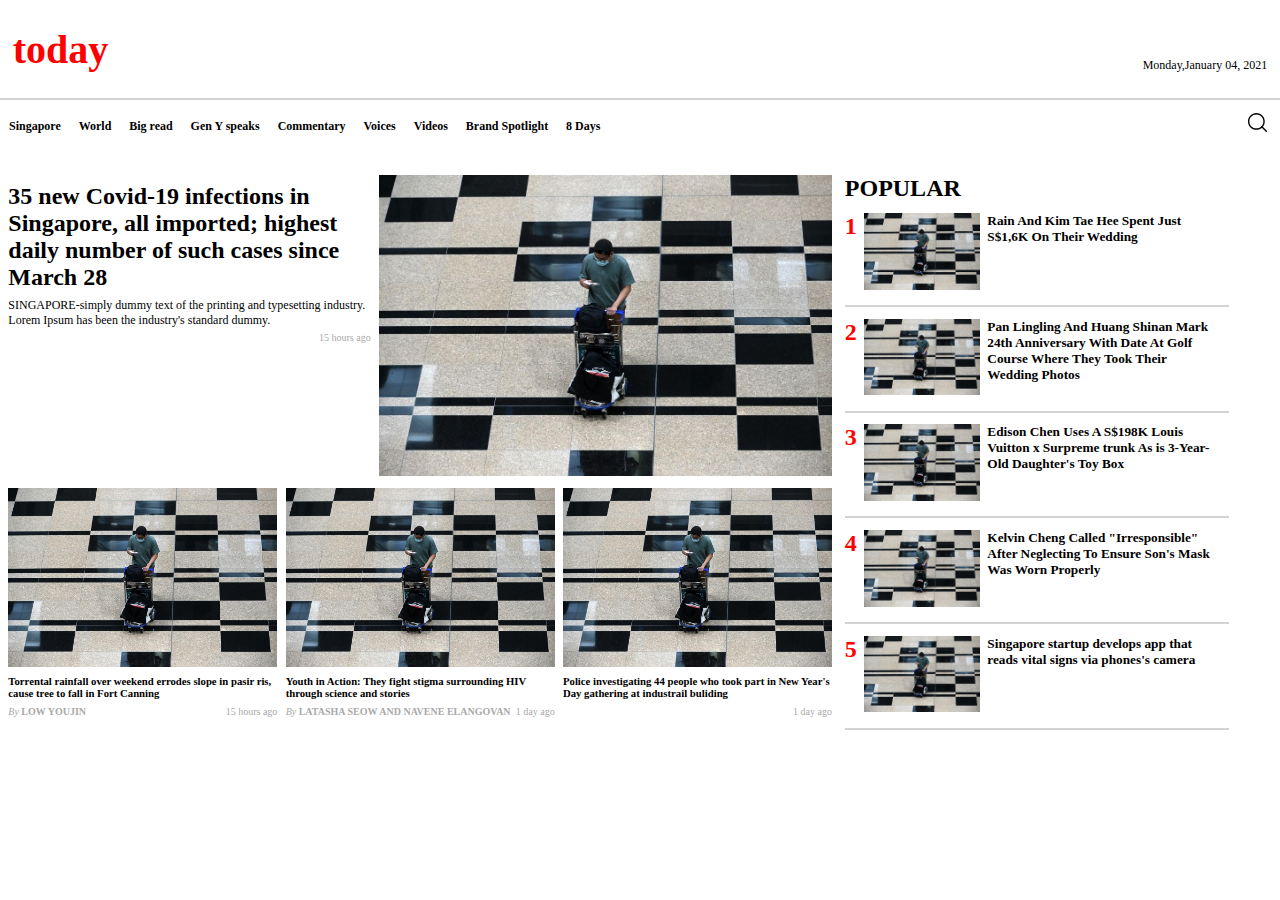
<file: index.html>
<!DOCTYPE html>
<html lang="en">

<head>
    <meta charset="utf-8">
    <meta http-equiv="X-UA-Compatible" content="IE=edge">
    <meta name="viewport" content="width=device-width, initial-scale=1">

    <title>Hello!</title>

    <!-- import the webpage's stylesheet -->
    <link rel="stylesheet" href="style.css">

    <!-- import the webpage's javascript file -->
    <script src="/script.js" defer></script>
</head>

<body>
    <header>
        <p id="he">today</p>
        <p id="date">Monday,January 04, 2021</p>
    </header>
    <nav>
        <ul>
            <li><a href="#"><b>Singapore</b></a></li>
            <li><a href="#"><b>World</b></a></li>
            <li><a href="#"><b>Big read</b></a></li>
            <li><a href="#"><b>Gen Y speaks</b></a></li>
            <li><a href="#"><b>Commentary</b></a></li>
            <li><a href="#"><b>Voices</b></a></li>
            <li><a href="#"><b>Videos</b></a></li>
            <li><a href="#"><b>Brand Spotlight</b></a></li>
            <li><a href="#"><b>8 Days</b></a></li>

        </ul>
        <div class="size"><img src="search.svg"></div>
    </nav>
    <main>
        <section>
            <div class="big">
                <div class="text">
                    <h2>35 new Covid-19 infections in Singapore, all imported; highest daily number of such cases since March 28</h2>
                    <p class="sub">SINGAPORE-simply dummy text of the printing and typesetting industry. Lorem Ipsum has been the industry's standard dummy.</p>
                    <p class="stamp">15 hours ago</p>
                </div>
                <div class="pic">
                    <img src="travel.jpg">
                </div>
            </div>
            <div class="small">
                <div class="s1">
                    <div class="pic2"><img src="travel.jpg"></div>
                    <h6>Torrental rainfall over weekend errodes slope in pasir ris, cause tree to fall in Fort Canning</h6>
                    <div class="cap">
                        <p class="stamp"><em>By</em> <b>LOW YOUJIN</b></p>
                        <p class="stamp">15 hours ago</p>
                    </div>
                </div>
                <div class="s2">
                    <div class="pic2"><img src="travel.jpg"></div>
                    <h6>Youth in Action: They fight stigma surrounding HIV through science and stories</h6>
                    <div class="cap">
                        <p class="stamp2"><em>By</em> <b>LATASHA SEOW AND NAVENE ELANGOVAN</b></p>
                        <p class="stamp">1 day ago</p>
                    </div>
                </div>
                <div class="s3">
                    <div class="pic2"><img src="travel.jpg"></div>
                    <h6>Police investigating 44 people who took part in New Year's Day gathering at industrail buliding</h6>
                    <div class="cap">
                        <p class="stamp"></p>
                        <p class="stamp">1 day ago</p>
                    </div>
                </div>
            </div>
        </section>
        <aside>
            <h2>POPULAR</h2>
            <div class="side1">
                <h2 class="num">1</h2>
                <div class="pic3"><img src="travel.jpg"></div>
                <h5>Rain And Kim Tae Hee Spent Just S$1,6K On Their Wedding</h5>
            </div>
            <div class="side2">
                <h2 class="num">2</h2>
                <div class="pic3"><img src="travel.jpg"></div>
                <h5>Pan Lingling And Huang Shinan Mark 24th Anniversary With Date At Golf Course Where They Took Their Wedding Photos</h5>
            </div>
            <div class="side3">
                <h2 class="num">3</h2>
                <div class="pic3"><img src="travel.jpg"></div>
                <h5>Edison Chen Uses A S$198K Louis Vuitton x Surpreme trunk As is 3-Year-Old Daughter's Toy Box</h5>
            </div>
            <div class="side4">
                <h2 class="num">4</h2>
                <div class="pic3"><img src="travel.jpg"></div>
                <h5>Kelvin Cheng Called "Irresponsible" After Neglecting To Ensure Son's Mask Was Worn Properly</h5>
            </div>
            <div class="side5">
                <h2 class="num">5</h2>
                <div class="pic3"><img src="travel.jpg"></div>
                <h5>Singapore startup develops app that reads vital signs via phones's camera</h5>
            </div>
        </aside>
    </main>
</body>

</html>
</file>
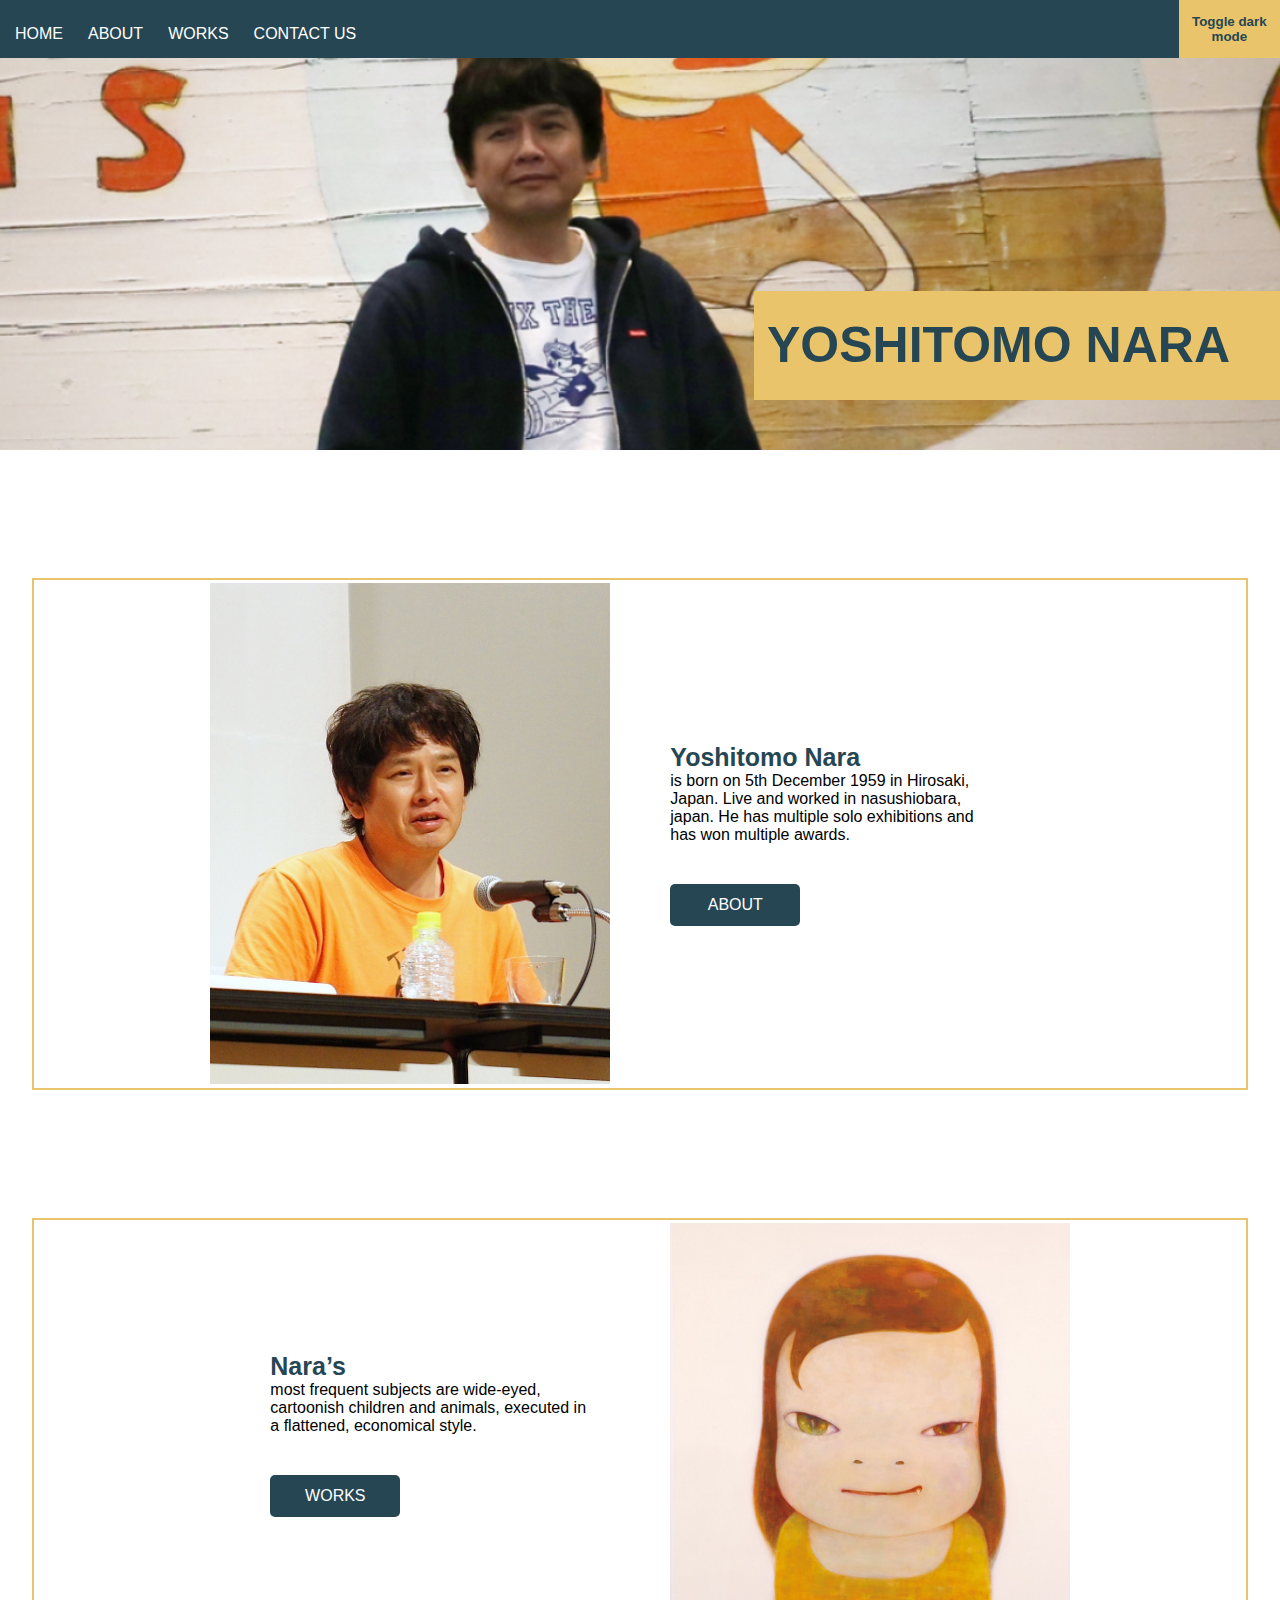
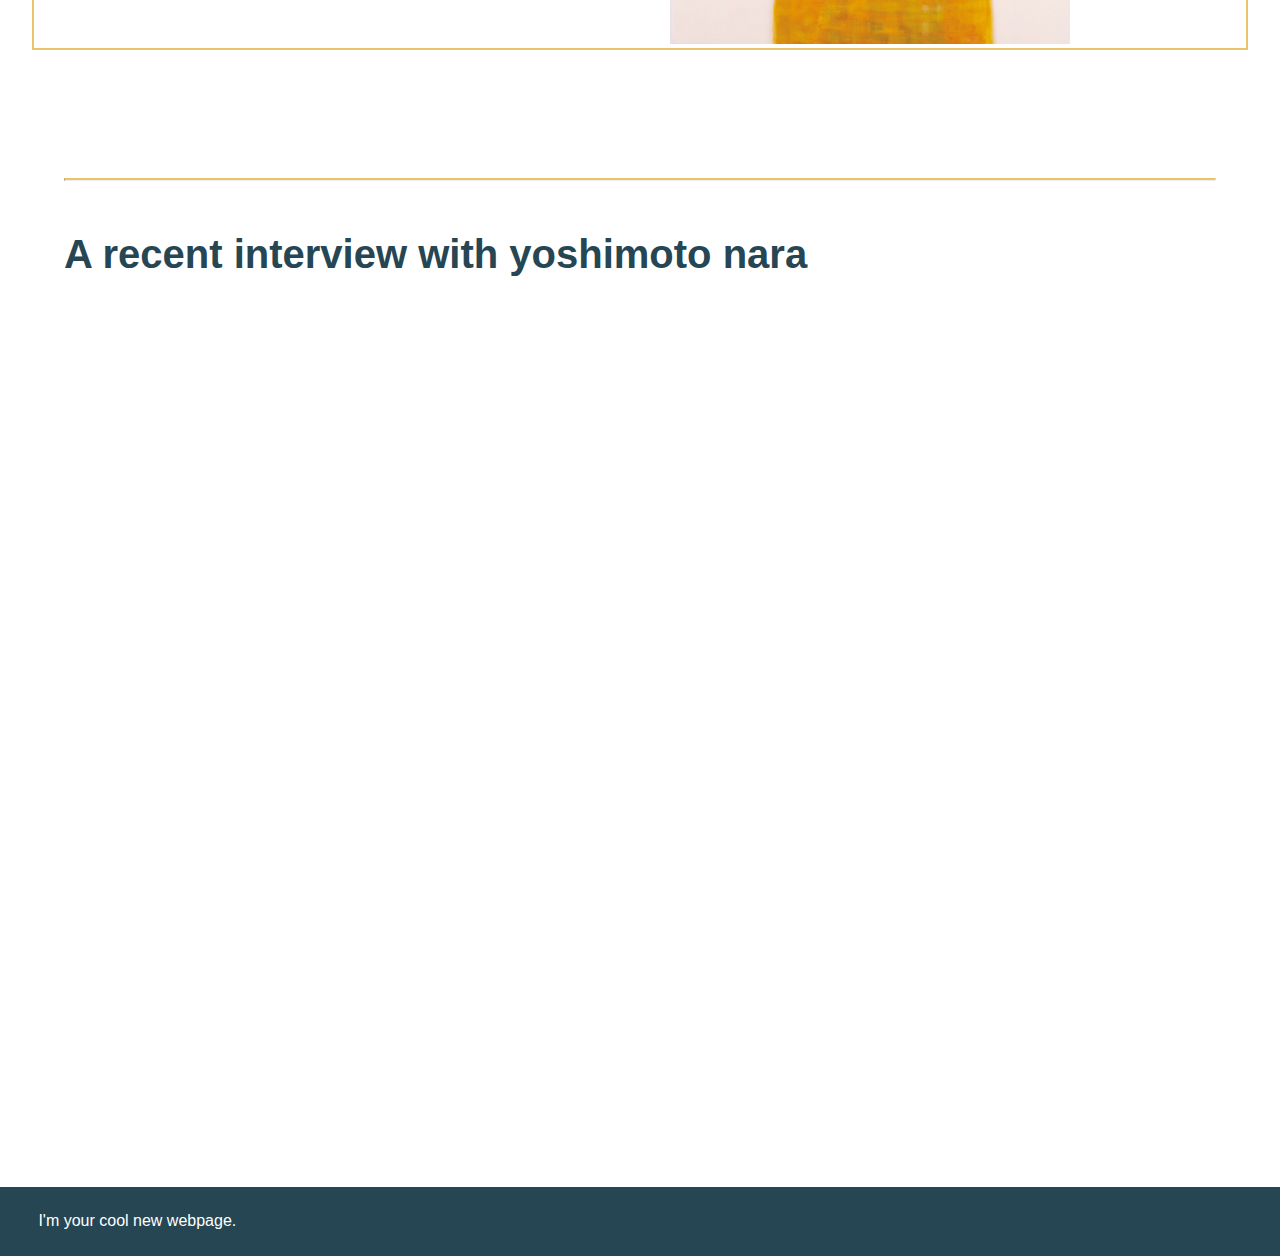
<file: 204235Z_huiling_YOSHIMOTO/index.html>
<!DOCTYPE html>
<html lang="en">

<head>
    <meta charset="utf-8" />
    <meta http-equiv="X-UA-Compatible" content="IE=edge" />
    <meta name="viewport" content="width=device-width, initial-scale=1" />
    <title>Home</title>


    <!-- import the webpage's stylesheet -->
    <link rel="stylesheet" href="style.css">

    <!-- import the webpage's javascript file -->
    <script src="/script.js" defer></script>
</head>

<body>
    <div class="hero">
        <div class="nav">
            <ul>
                <li><a href="index.html">HOME</a></li>
                <li><a href="about.html">ABOUT</a></li>
                <li><a href="works.html">WORKS</a></li>
                <li><a href="contact.html">CONTACT US</a></li>
            </ul>
            <button id="dark" onclick="myFunction()">
                Toggle dark mode
            </button>
        </div>
        <p id="noname">YOSHITOMO NARA</p>
    </div>
    <div class="window">
        <div class="sizing">
            <img src="A1/Yoshitomo_Nara_Yokohama_2012.jpg">
        </div>
        <div class="text">

            <span>Yoshitomo Nara</span>
            <p>is born on 5th December 1959 in Hirosaki, Japan. Live and worked in nasushiobara, japan. He has multiple solo exhibitions and has won multiple awards.
            </p>
            <a href="about.html">ABOUT</a>
        </div>
    </div>
    <!----------------------------------------------------------------->
    <div class="window win2">
        <div class="text">

            <span>Nara’s</span>
            <p> most frequent subjects are wide-eyed, cartoonish children and animals, executed in a flattened, economical style.
            </p>
            <a href="about.html">WORKS</a>
        </div>
        <div class="sizing">
            <img src="A1/cantwait.jpg">
        </div>
    </div>
    <hr>
    <div class="video">
        <div id="vidbox">
            <h2>A recent interview with yoshimoto nara</h2>
        </div>
        <iframe width="960" height="715" src="https://www.youtube.com/embed/2lJQx_Vr_8Y" frameborder="0" allow="accelerometer; autoplay; clipboard-write; encrypted-media; gyroscope; picture-in-picture" allowfullscreen></iframe>
    </div>
    <footer>
        <div class="box2">
            <p id="glitch">
                I'm your cool new webpage.
            </p>
        </div>
    </footer>
    <!----------------------------TEST----------------------------->
    <script>
        function myFunction() {
            var element = document.body;
            element.classList.toggle("dark-mode");
        }

    </script>
</body>

</html>
</file>
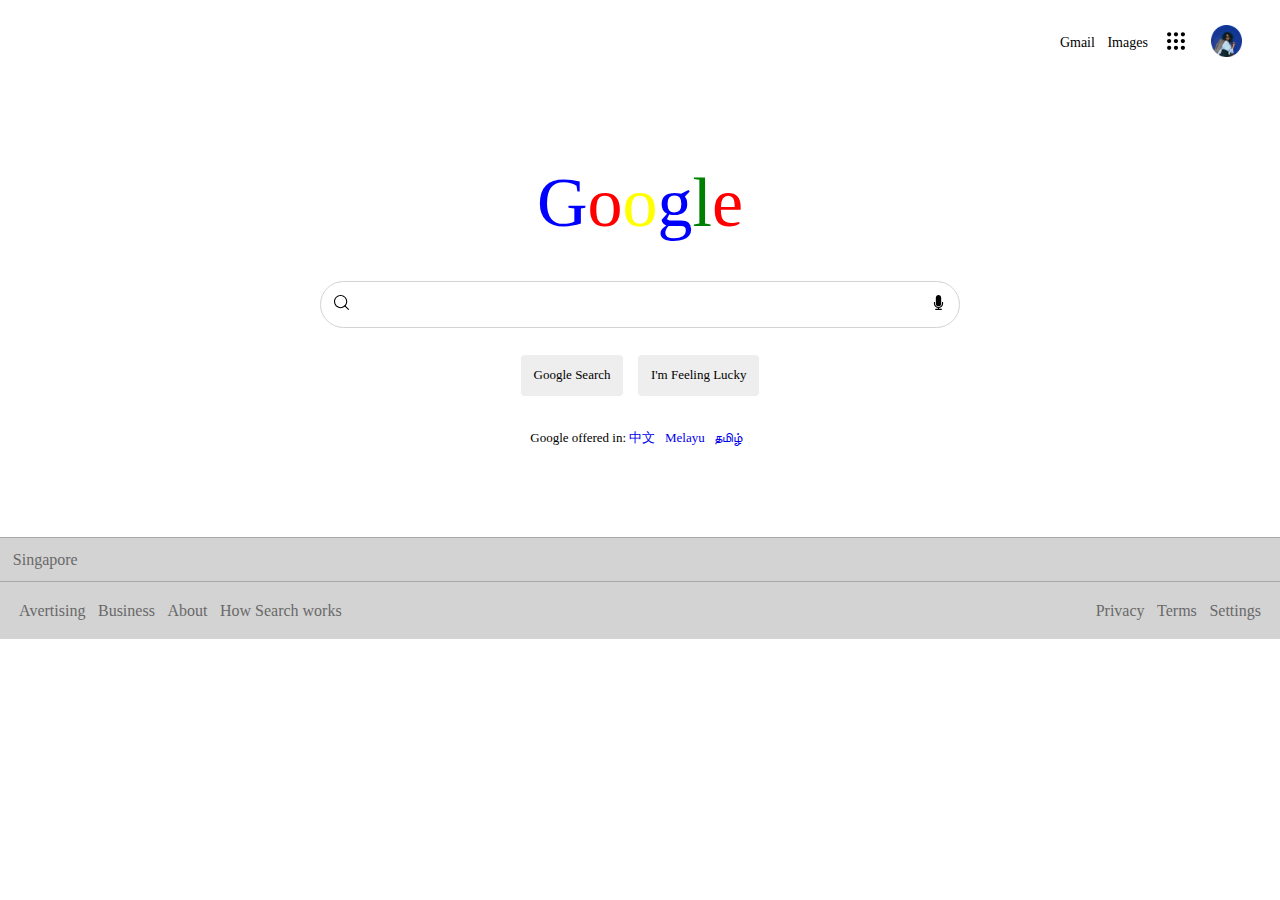
<file: Googlecopy/index.html>
<!DOCTYPE html>
<html lang="en">

<head>
    <meta charset="utf-8">
    <meta http-equiv="X-UA-Compatible" content="IE=edge">
    <meta name="viewport" content="width=device-width, initial-scale=1">

    <title>Hello!</title>

    <!-- import the webpage's stylesheet -->
    <link rel="stylesheet" href="style.css">

    <!-- import the webpage's javascript file -->
    <script src="/script.js" defer></script>
</head>

<body>
    <header>
        <p>Gmail</p>
        <p>Images</p>
        <div class="size"><img src="dots-menu.svg"></div>
        <div class="size2"><img src="profle.png"></div>
    </header>
    <div class="main">
        <p class="blue">G</p>
        <p class="red">o</p>
        <p class="yellow">o</p>
        <p class="blue">g</p>
        <p class="green">l</p>
        <p class="red">e</p>
    </div>

    <div class="search">
        <div class="size3"><img src="search.svg"></div>
        <div class="size3"><img src="voice.svg"></div>
    </div>

    <div class="buttons">
        <div class="Gsearch">Google Search</div>
        <div class="lucky">I'm Feeling Lucky</div>
    </div>
    <div class="Glang">
        <div class="parent">
            <p class="lang">Google offered in:
                <a href="#">中文</a>
                <a href="#">Melayu</a>
                <a href="#">
                    தமிழ்</a>
            </p>
        </div>
    </div>
    <div class="country">Singapore</div>
    <footer>
        <ul class="gp1">
            <li>Avertising</li>
            <li>Business</li>
            <li>About</li>
            <li>How Search works</li>
        </ul>

        <ul class="gp2">
            <li>Privacy</li>
            <li>Terms</li>
            <li>Settings</li>
        </ul>
    </footer>
</body>

</html>
</file>
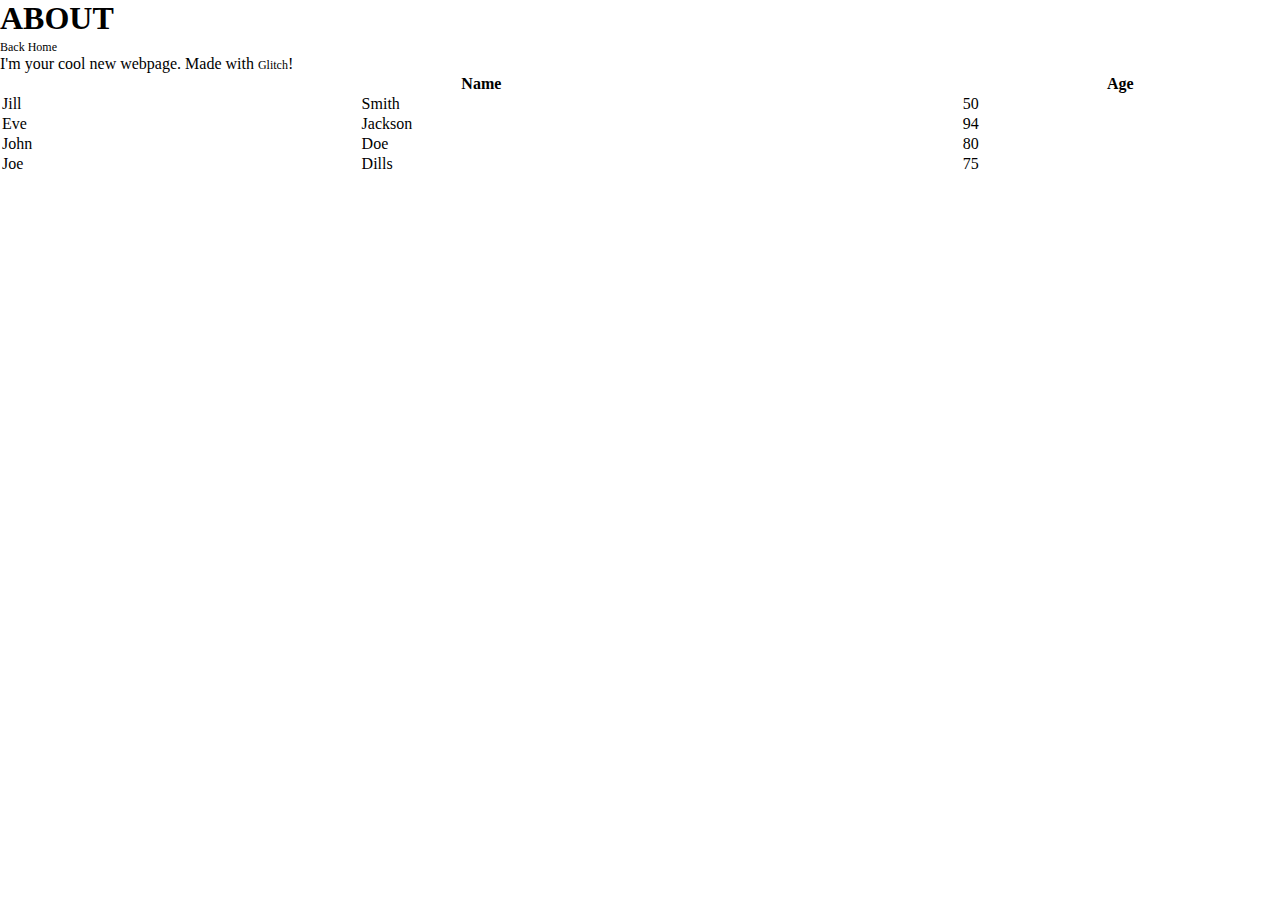
<file: about.html>
<!DOCTYPE html>
<html lang="en">
  <head>
    <meta charset="utf-8" />
    <meta http-equiv="X-UA-Compatible" content="IE=edge" />
    <meta name="viewport" content="width=device-width, initial-scale=1" />

    <title>Hello!</title>

    <!-- import the webpage's stylesheet -->
    <link rel="stylesheet" href="/style.css" />

    <!-- import the webpage's javascript file -->
    <script src="/script.js" defer></script>
  </head>
  <body>
    <h1>ABOUT</h1>
    <p><a href="/index.html">Back Home</a></p>
    <p>
      I'm your cool new webpage. Made with
      <a href="https://google.com" target="_blank">Glitch</a>!
    </p>
<table style="width:100%">
  <tr>
    <th colspan="2">Name</th>
    <th>Age</th>
  </tr>
  <tr>
    <td>Jill</td>
    <td>Smith</td>
    <td>50</td>
  </tr>
  <tr>
    <td>Eve</td>
    <td>Jackson</td>
    <td>94</td>
  </tr>
  <tr>
    <td>John</td>
    <td>Doe</td>
    <td>80</td>
  </tr>
  <tr>
    <td>Joe</td>
    <td>Dills</td>
    <td>75</td>
  </tr>
</table>
    <!-- include the Glitch button to show what the webpage is about and
          to make it easier for folks to view source and remix -->
    <div class="glitchButton" style="position:fixed;top:20px;right:20px;"></div>
    <script src="https://button.glitch.me/button.js" defer></script>
  </body>
</html>
</file>
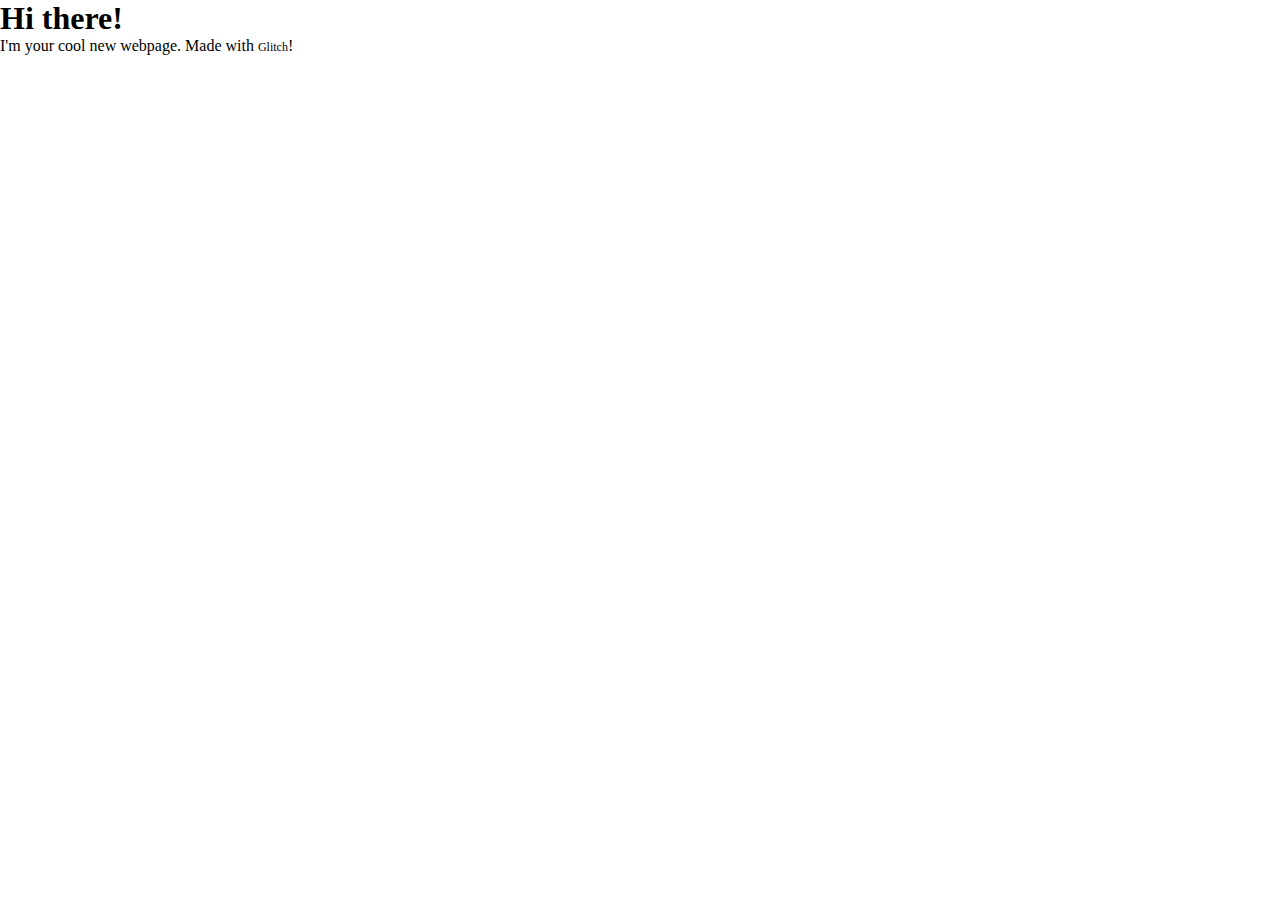
<file: contact.html>
<!DOCTYPE html>
<html lang="en">
  <head>
    <meta charset="utf-8">
    <meta http-equiv="X-UA-Compatible" content="IE=edge">
    <meta name="viewport" content="width=device-width, initial-scale=1">

    <title>Hello!</title>
    
    <!-- import the webpage's stylesheet -->
    <link rel="stylesheet" href="/style.css">
    
    <!-- import the webpage's javascript file -->
    <script src="/script.js" defer></script>
  </head>  
  <body>
    <h1>Hi there!</h1>
    
    <p>
      I'm your cool new webpage. Made with <a href="https://glitch.com">Glitch</a>!
    </p>

    <!-- include the Glitch button to show what the webpage is about and
          to make it easier for folks to view source and remix -->
    <div class="glitchButton" style="position:fixed;top:20px;right:20px;"></div>
    <script src="https://button.glitch.me/button.js" defer></script>
  </body>
</html>
</file>
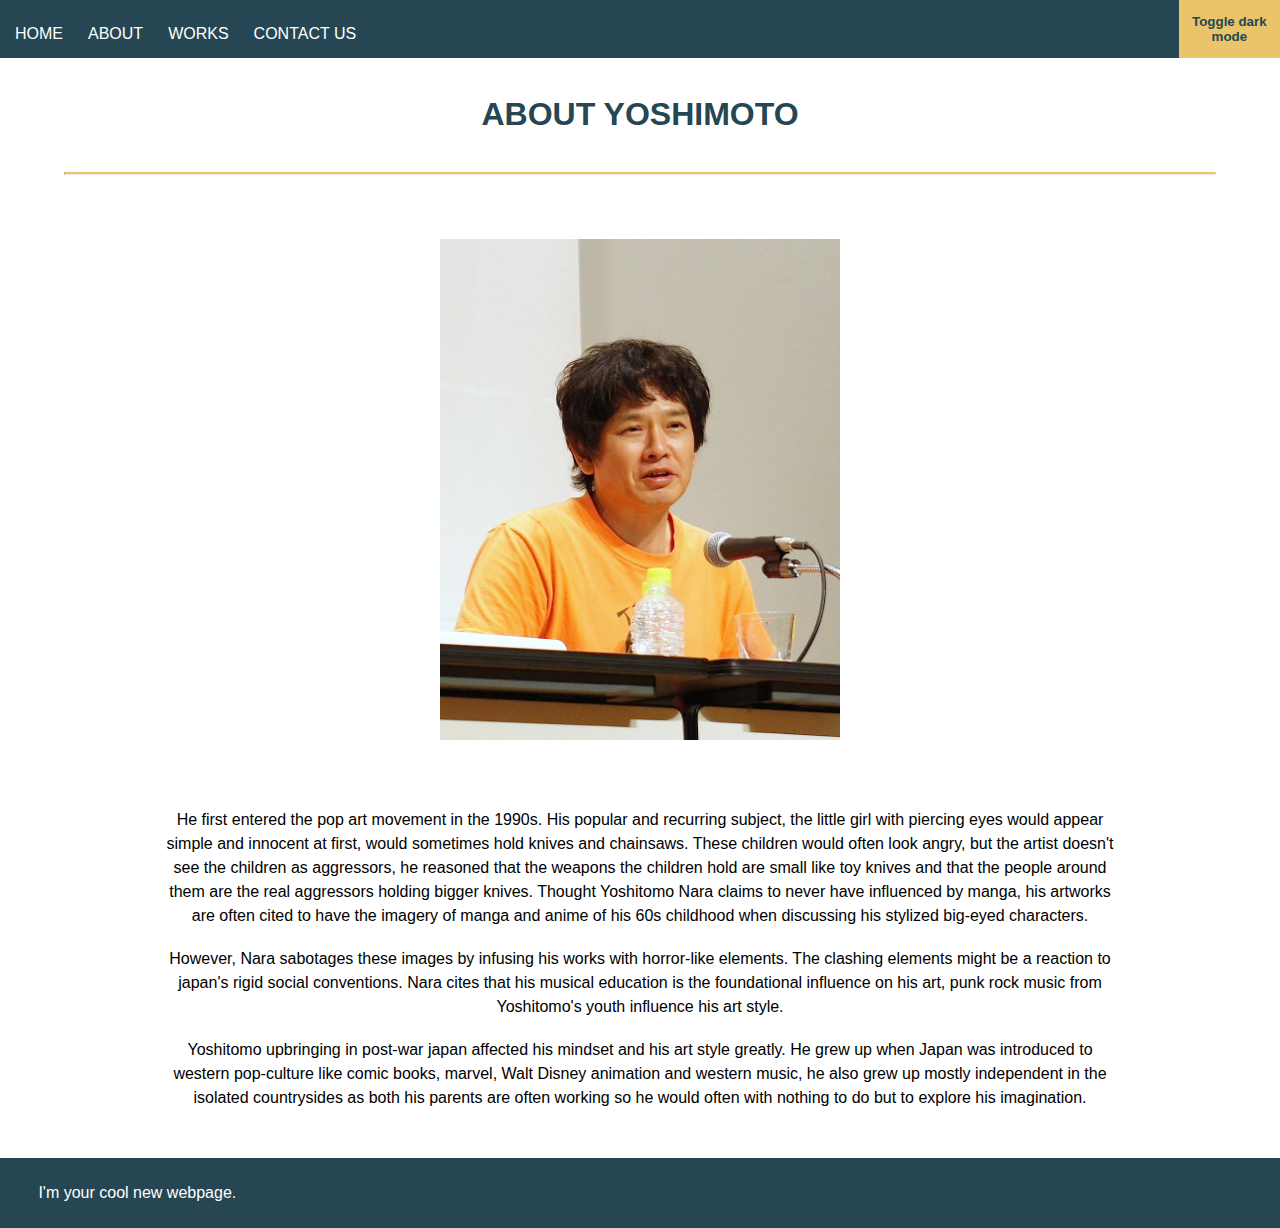
<file: 204235Z_huiling_YOSHIMOTO/about.html>
<!DOCTYPE html>
<html lang="en">

<head>
    <meta charset="utf-8" />
    <meta http-equiv="X-UA-Compatible" content="IE=edge" />
    <meta name="viewport" content="width=device-width, initial-scale=1" />

    <title>About</title>

    <!-- import the webpage's stylesheet -->
    <link rel="stylesheet" href="style.css">

    <!-- import the webpage's javascript file -->
    <script src="/script.js" defer></script>
</head>

<body>
    <div class="nav">
        <ul>
            <li><a href="index.html">HOME</a></li>
            <li><a href="about.html">ABOUT</a></li>
            <li><a href="works.html">WORKS</a></li>
            <li><a href="contact.html">CONTACT US</a></li>
        </ul>
        <button id="dark" onclick="myFunction()">Toggle dark mode</button>
    </div>

    <h1>
        ABOUT YOSHIMOTO
    </h1>
    <hr>
    <div class="profile">
        <div class="sizing2">
            <img src="A1/Yoshitomo_Nara_Yokohama_2012.jpg">
        </div>
    </div>
    <div class="text2">
        <p>
            He first entered the pop art movement in the 1990s. His popular and recurring subject, the little girl with piercing eyes would appear simple and innocent at first, would sometimes hold knives and chainsaws. These children would often look angry, but the artist doesn't see the children as aggressors, he reasoned that the weapons the children hold are small like toy knives and that the people around them are the real aggressors holding bigger knives. Thought Yoshitomo Nara claims to never have influenced by manga, his artworks are often cited to have the imagery of manga and anime of his 60s childhood when discussing his stylized big-eyed characters.
        </p>
        <p>
            However, Nara sabotages these images by infusing his works with horror-like elements. The clashing elements might be a reaction to japan's rigid social conventions. Nara cites that his musical education is the foundational influence on his art, punk rock music from Yoshitomo's youth influence his art style.
        </p>
        <p id="last">
            Yoshitomo upbringing in post-war japan affected his mindset and his art style greatly. He grew up when Japan was introduced to western pop-culture like comic books, marvel, Walt Disney animation and western music, he also grew up mostly independent in the isolated countrysides as both his parents are often working so he would often with nothing to do but to explore his imagination.
        </p>
    </div>

    <footer>
        <div class="box2">
            <p id="glitch">
                I'm your cool new webpage.
            </p>
        </div>
    </footer>


    <script>
        function myFunction() {
            var element = document.body;
            element.classList.toggle("dark-mode");
        }

    </script>
</body>

</html>
</file>
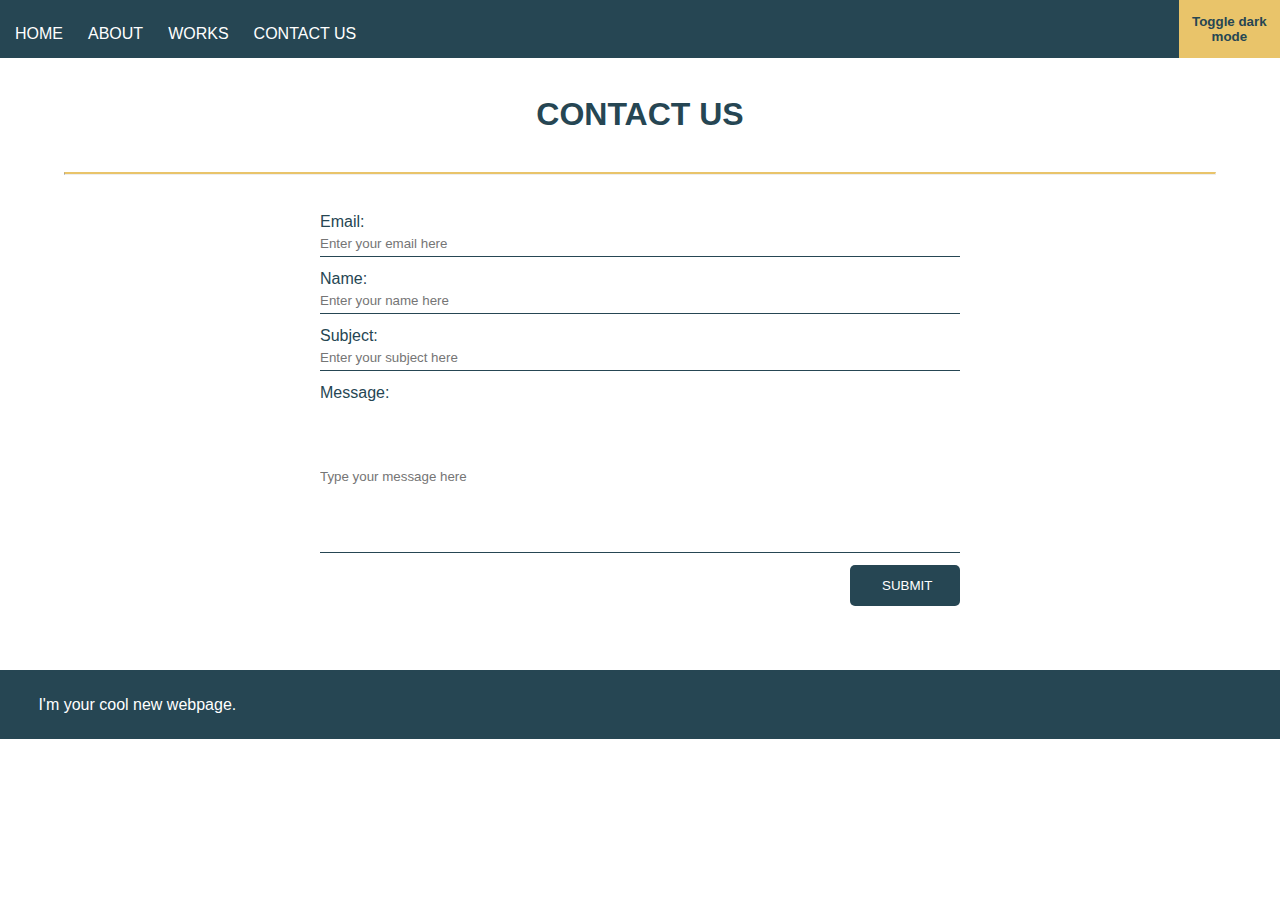
<file: 204235Z_huiling_YOSHIMOTO/contact.html>
<!DOCTYPE html>
<html lang="en">

<head>
    <meta charset="utf-8">
    <meta http-equiv="X-UA-Compatible" content="IE=edge">
    <meta name="viewport" content="width=device-width, initial-scale=1">

    <title>CONTACT US</title>

    <!-- import the webpage's stylesheet -->
    <link rel="stylesheet" href="style.css">

    <!-- import the webpage's javascript file -->
    <script src="/script.js" defer></script>
</head>

<body>
    <div class="nav">
        <ul>
            <li><a href="index.html">HOME</a></li>
            <li><a href="about.html">ABOUT</a></li>
            <li><a href="works.html">WORKS</a></li>
            <li><a href="contact.html">CONTACT US</a></li>
        </ul>
        <button id="dark" onclick="myFunction()">Toggle dark mode</button>
    </div>
    <h1>CONTACT US</h1>
    <hr>
    <form>
        <div class="mail">
            <label for="email">Email:</label>
            <input type="email" name="email" id="mail" placeholder="Enter your email here">
        </div>
        <div class="name">
            <label for="name">Name:</label>
            <input type="text" name="name" id="name" placeholder="Enter your name here">
        </div>
        <div class="subject">
            <label for="subject">Subject:</label>
            <input type="text" name="subject" id="subject" placeholder="Enter your subject here">
        </div>
        <div class="mess">
            <label for="message">Message:</label>
            <input type="text" name="message" id="message" placeholder="Type your message here">
        </div>
        <div class="button">
            <button>SUBMIT</button>
        </div>
    </form>


    <script>
        function myFunction() {
            var element = document.body;
            element.classList.toggle("dark-mode");
        }

    </script>

    <footer>
        <div class="box2">
            <p id="glitch">
                I'm your cool new webpage.
            </p>
        </div>
    </footer>
</body>

</html>
</file>
<file: style.css>
* {
    margin: 0;
    padding: 0;
    box-sizing: border-box;
}

header {
    display: flex;
    justify-content: space-between;
    align-items: flex-end;
    border-bottom: 2px solid lightgrey;
    padding: 2%;
    padding-right: 1%;
    padding-left: 1%;
}

header #he {
    color: red;
    font-weight: 900;
    font-size: 40px;
}

header #date {
    font-size: 12px;
}

nav {
    display: flex;
    justify-content: space-between;
    align-items: center;
}

ul {
    display: flex;
    list-style-type: none;
    width: 70%;
}

li {
    margin: 1%;
}

a {
    text-decoration: none;
    font-size: 12px;
    color: black;
}

.size {
    width: 1.5%;
    margin: 1%;
}

img {
    width: 100%;
}

main {
    margin-top: 2%;
    display: flex;

}

section {
    width: 65%;
}

.big {
    display: flex;
    width: 100%;
}

.text {
    width: 60%;
    margin: 1%;
}

.text .sub {
    font-size: 12px;
    margin-top: 2%;
}

.pic {
    width: 75%;
}

.stamp {
    color: darkgrey;
    font-size: 10px;
    text-align: right;
    margin-top: 1%;
}

.stamp2 {
    color: darkgrey;
    font-size: 10px;
    margin-top: 1%;
    text-align: left;
}

.small {
    margin: 1%;
    display: flex;
    width: 100%;
}

.s1,
.s2,
.s3 {
    width: 33%;
    margin-right: 1%;
}

.pic2 {
    width: 100%;
}

h6 {
    width: 100%;
    margin-top: 1.5%;
    margin-bottom: 1.5%;
}

.cap {
    display: flex;
    justify-content: space-between;
}

aside {
    width: 30%;
    margin-left: 1%;
}

.side1,
.side2,
.side3,
.side4,
.side5 {
    display: flex;
    margin-top: 3%;
    padding-bottom: 3%;
    border-bottom: 2px solid lightgrey;
}

.num {
    color: red;
}

.pic3 {
    width: 30%;
    margin-left: 2%;
    margin-right: 2%;
}

h5 {
    width: 60%;
}
</file>
<file: 204235Z_huiling_YOSHIMOTO/style.css>
.dark-mode {
    background-color: black;
    color: white;
}



/************TEST*************/

* {
    margin: 0;
    padding: 0;
    box-sizing: border-box;
}

body {
    font-family: helvetica, arial, sans-serif;
    margin: 0;
}

.nav {
    display: flex;
    justify-content: space-between;
    background-color: #264653;
}

#dark {
    margin: 0;
    padding: 0;
    border: none;
    border-radius: 0;
    background-color: #E9C46A;
    color: #264653;
    font-weight: bold;
}

#dark:hover {
    color: #E9C46A;
    background-color: #264653;
}


.nav ul {
    display: flex;
    justify-content: flex-start;
    background-color: #264653;
    width: 100%;
    padding-top: 25px;
    padding-bottom: 15px;


}

.nav ul li {
    list-style-type: none;
}

.nav li a {
    text-decoration: none;
    padding: 10px;
    padding-left: 15px;
    color: white;
}

.nav ul li a:hover {
    color: #E9C46A;
}

hr {
    border-top: 2px solid #E9C46A;
    width: 90%;
    margin: 0 auto;
}

/********** homepage ****************/

.hero {
    width: 100%;
    height: 450px;
    margin: 0 auto;
    Background-image:
        url(A1/20150315_pm_nara.jpg);
    background-repeat: no-repeat;
    background-position: 50% 30%;
    background-size: 100%;
    position: relative;
}

#noname {
    position: absolute;
    right: 0;
    bottom: 50px;
    font-size: 50px;
    font-weight: bolder;
    color: #264653;
    background-color: #E9C46A;
    padding-top: 2%;
    padding-bottom: 2%;
    padding-right: 50px;
    padding-left: 1%;

}

.window {
    width: 95%;
    margin: 0 auto;
    margin-top: 10%;
    display: flex;
    justify-content: center;
    margin-bottom: 10%;
    border: 2px double #E9C46A;
    padding: 0;
}

.sizing {
    width: 400px;
    margin-top: 3px;
}

img {
    width: 100%;
}

.text {
    width: 38%;
    display: flex;
    flex-direction: column;
    align-content: center;
    justify-content: center;
    padding-left: 5%;


}

.text p {
    width: 80%;
    margin-bottom: 10%;
}

span {
    font-size: 25px;
    font-weight: 900;
    color: #264653;
}

.text a {
    text-decoration: none;
    background-color: #264653;
    color: white;
    padding: 3%;
    width: 130px;
    text-align: center;
    border-radius: 5px;
    font-weight: 500;
}

.text a:hover {
    background-color: #E9C46A;
    color: #264653;
}




/************ about page ****************/
h1 {
    font-style: bold;
    color: #264653;
    text-align: center;
    margin-top: 3%;
    margin-bottom: 3%;
}

#vidbox {
    width: 100%;
    height: 150px;
}

h2 {
    font-style: bold;
    color: #264653;
    margin-top: 3%;
    margin-bottom: 3%;
    margin-left: 5%;
    font-size: 40px;
}

.video {
    display: flex;
    justify-content: center;
    align-items: center;
    flex-direction: column;
    margin-top: 1%;
    margin-bottom: 10%;
    text-align: left;
}


footer {
    background-color: #264653;
    padding-top: 2%;
    padding-bottom: 2%;
    padding-left: 3%;
}

.box2 {
    color: white;
}


/********** about ****************/

.profile {
    display: flex;
    justify-content: center;
    margin-top: 5%;
    margin-bottom: 5%;
}

.sizing2 {
    width: 400px;
}

img {
    width: 100%;
}

.text2 {
    width: 75%;
    margin: 0 auto;

}

.text2 p {
    margin-bottom: 2%;
    text-align: center;
    line-height: 1.5;
}

#last {
    margin-bottom: 5%;
}

/********** works ****************/

.p2 {
    display: grid;
    grid-template-columns: 1fr 1fr 1fr;
    grid-column-gap: 1%;
    grid-row-gap: 1%;
    margin-bottom: 3%;
}

.small {
    width: 100%;
}

.gp {}

.p1 {
    display: flex;
    justify-content: space-between;
    align-items: center;
    width: 80%;
    margin: 0 auto;
    margin-bottom: 10%;
}


.size {
    width: 250px;
    position: relative;

}

.size img {
    width: 100%;
}

.screen {
    position: absolute;
    width: 100%;
    height: 99%;
    padding-top: 5%;
    padding-left: 3%;
    opacity: 0%;
    background-color: #E9C46A;
}

.screen:hover {
    opacity: 85%;
}

.screen hr {
    border: 1px solid #264653;
    background-color: #264653;
    width: 80%;
    margin-top: 2%;
    margin-bottom: 2%;
}

.screen p,
.screen h4 {
    color: #264653;
    text-align: center;
}

/********** contacts ****************/

form {
    width: 50%;
    margin-left: 25%;
    margin-right: 25%;
    margin-top: 3%;
    margin-bottom: 5%;
}

.mail,
.name,
.subject,
.mess {
    margin-bottom: 2%;
    border-bottom: 1px solid #264653;
}

.mess input {
    width: 100%;
    height: 150px;
}

.mail input,
.name input,
.subject input {
    width: 100%;
    height: 25px;
}

label {
    color: #264653;
    font-weight: 200;
}

#message,
#subject,
#name,
#mail,
button {
    border: 0;
}

button {
    padding: 5%;
    padding-top: 2%;
    padding-bottom: 2%;
    background-color: #264653;
    color: white;
    border-radius: 5px;
    width: 110px;
}

button:hover {
    background-color: #E9C46A;
    color: #264653;
}

.button {
    display: flex;
    justify-content: flex-end;
}

/********** media query ****************/

@media only screen and (max-width:600px) {

    .nav ul {
        justify-content: center;
    }

    .hero {
        height: 350px;
    }

    .window {
        flex-direction: column;
        align-items: center;
        margin-top: 2%;
        padding-top: 5%;
        margin-bottom: 5%;
    }

    .win2 {
        flex-direction: column-reverse;
    }

    .text {
        width: 100%;
        align-items: center;
        text-align: center;
        margin-top: 3%;
        margin-left: 0;
    }

    .text a {
        margin: 0;
        margin-bottom: 5%;
    }

    iframe {
        width: 450px;
        height: 300px;
    }

    footer {
        flex-direction: column;
    }

    .box1 ul {
        display: flex;
        flex-direction: row;
        justify-content: center;
        width: 100%;
        margin-bottom: 4%;
    }

    .box1 ul li {
        margin: 0;
        width: 100%;

    }

    .box1 ul li a {

        margin: 2%;
    }


    #noname {
        font-size: 30px;
    }

    #vidbox h2 {
        font-size: 30px;
    }

    #vidbox {
        width: 100%;
        height: 100px;
    }


    /**WORKS**/

    .p1 {
        flex-direction: column;
        width: 100%;
    }

    .size {
        width: 60%;
        margin: 3%;
    }

    /**CONTACT**/

    form {
        width: 90%;
        margin-left: 5%;
        margin-right: 5%;
    }
}
</file>
<file: Googlecopy/style.css>
* {
    margin: 0;
    padding: 0;
    box-sizing: border-box;
}


header {
    display: flex;
    justify-content: flex-end;
    align-items: center;
    margin-right: 2%;
    margin-top: 1%;
}

header p {
    margin: 0.5%;
    font-size: 14px;
    letter-spacing: 0;
}

header p:hover {
    text-decoration: underline;
    color: darkgrey;
}

header div {
    margin: 1%;
}

img {
    width: 100%;
}

.size {
    width: 1.5%;
}

.size2 {
    width: 2.5%;
}

.main {
    display: flex;
    justify-content: center;
    margin-top: 7%;
    margin-bottom: 3%;
}

.main p {
    font-size: 70px;
    font-weight: 500;
}

.blue {
    color: blue;
}

.red {
    color: red;
}

.green {
    color: green;
}

.yellow {
    color: yellow;
}

.search {
    border: 1px solid lightgrey;
    border-radius: 40px;
    width: 50%;
    margin: 0 auto;
    padding: 1%;
    display: flex;
    justify-content: space-between;
}

.search:hover {
    box-shadow: 0 4px 8px 0 rgba(0, 0, 0, 0.2), 0 6px 20px 0 rgba(0, 0, 0, 0.19);
}

.size3 {
    width: 2.5%;
}

.size3 img {
    width: 100%;
}

.buttons {
    display: flex;
    justify-content: center;
    margin-top: 2%;
}

.Gsearch {
    background-color: #EEEEEE;
    padding: 1%;
    border-radius: 5px;
    font-size: 13px;
    border: 1px solid white;
}

.Gsearch:hover {
    border: 1px solid grey;
}

.lucky {
    background-color: #EEEEEE;
    padding: 1%;
    border-radius: 5px;
    margin-left: 1%;
    font-size: 13px;
    border: 1px solid white;
}

.lucky:hover {
    border: 1px solid grey;
}

.Glang {
    width: 50%;
    margin: 0 auto;
    text-align: center;
}

.parent {
    margin-top: 5%;
    font-size: 13px;
}

.lang a {
    margin-right: 1%;
    text-decoration: none;
}

.lang a:hover {
    text-decoration: underline;
}

.country {
    background-color: lightgray;
    color: dimgrey;
    margin-top: 7%;
    padding: 1%;
    border-top: 1px solid darkgray;
    border-bottom: 1px solid darkgray;
}

footer {
    display: flex;
    justify-content: space-between;
    background-color: lightgray;
    padding: 1%;
}

.gp1 {
    display: flex;
    list-style-type: none;
    width: 100%;
    color: dimgrey;
}

.gp2 {
    display: flex;
    justify-content: flex-end;
    list-style-type: none;
    width: 100%;
    color: dimgrey;
}

li {
    margin: 1%;
}

li:hover {
    text-decoration: underline;
}
</file>
